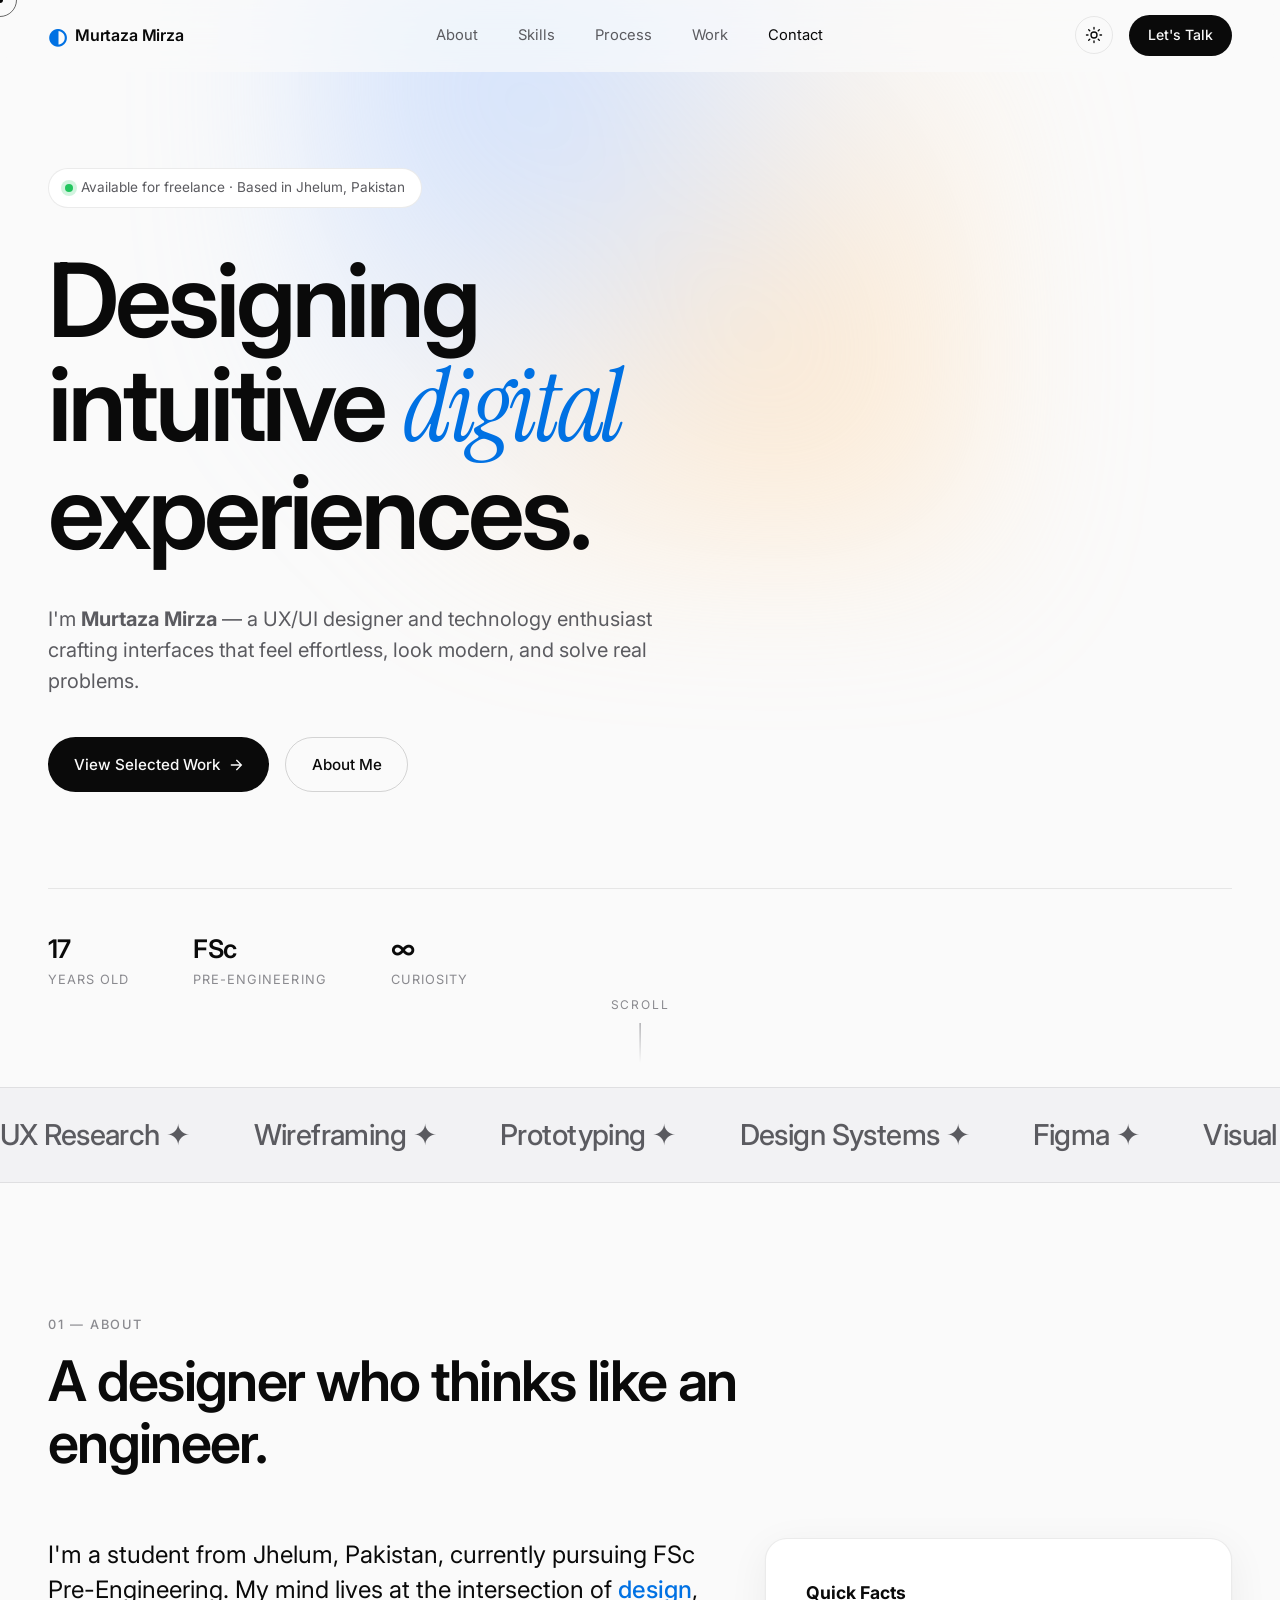
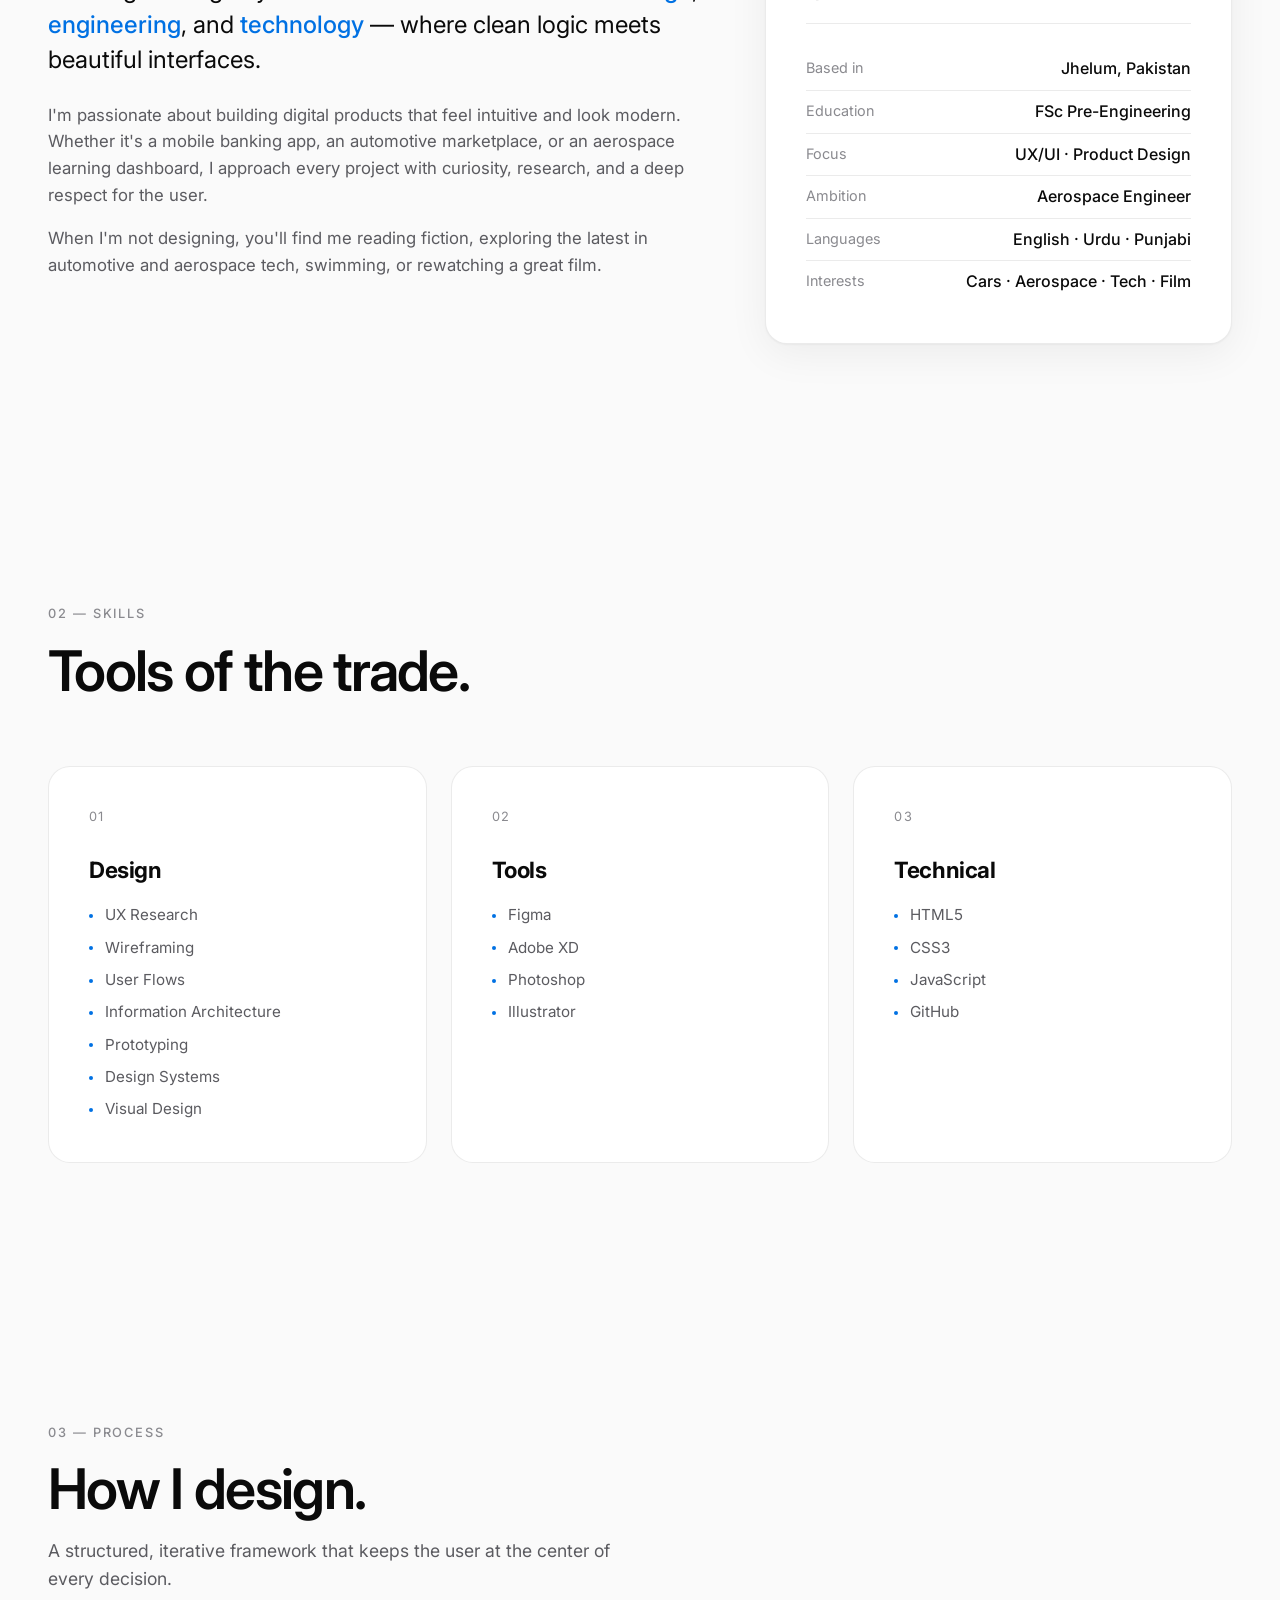
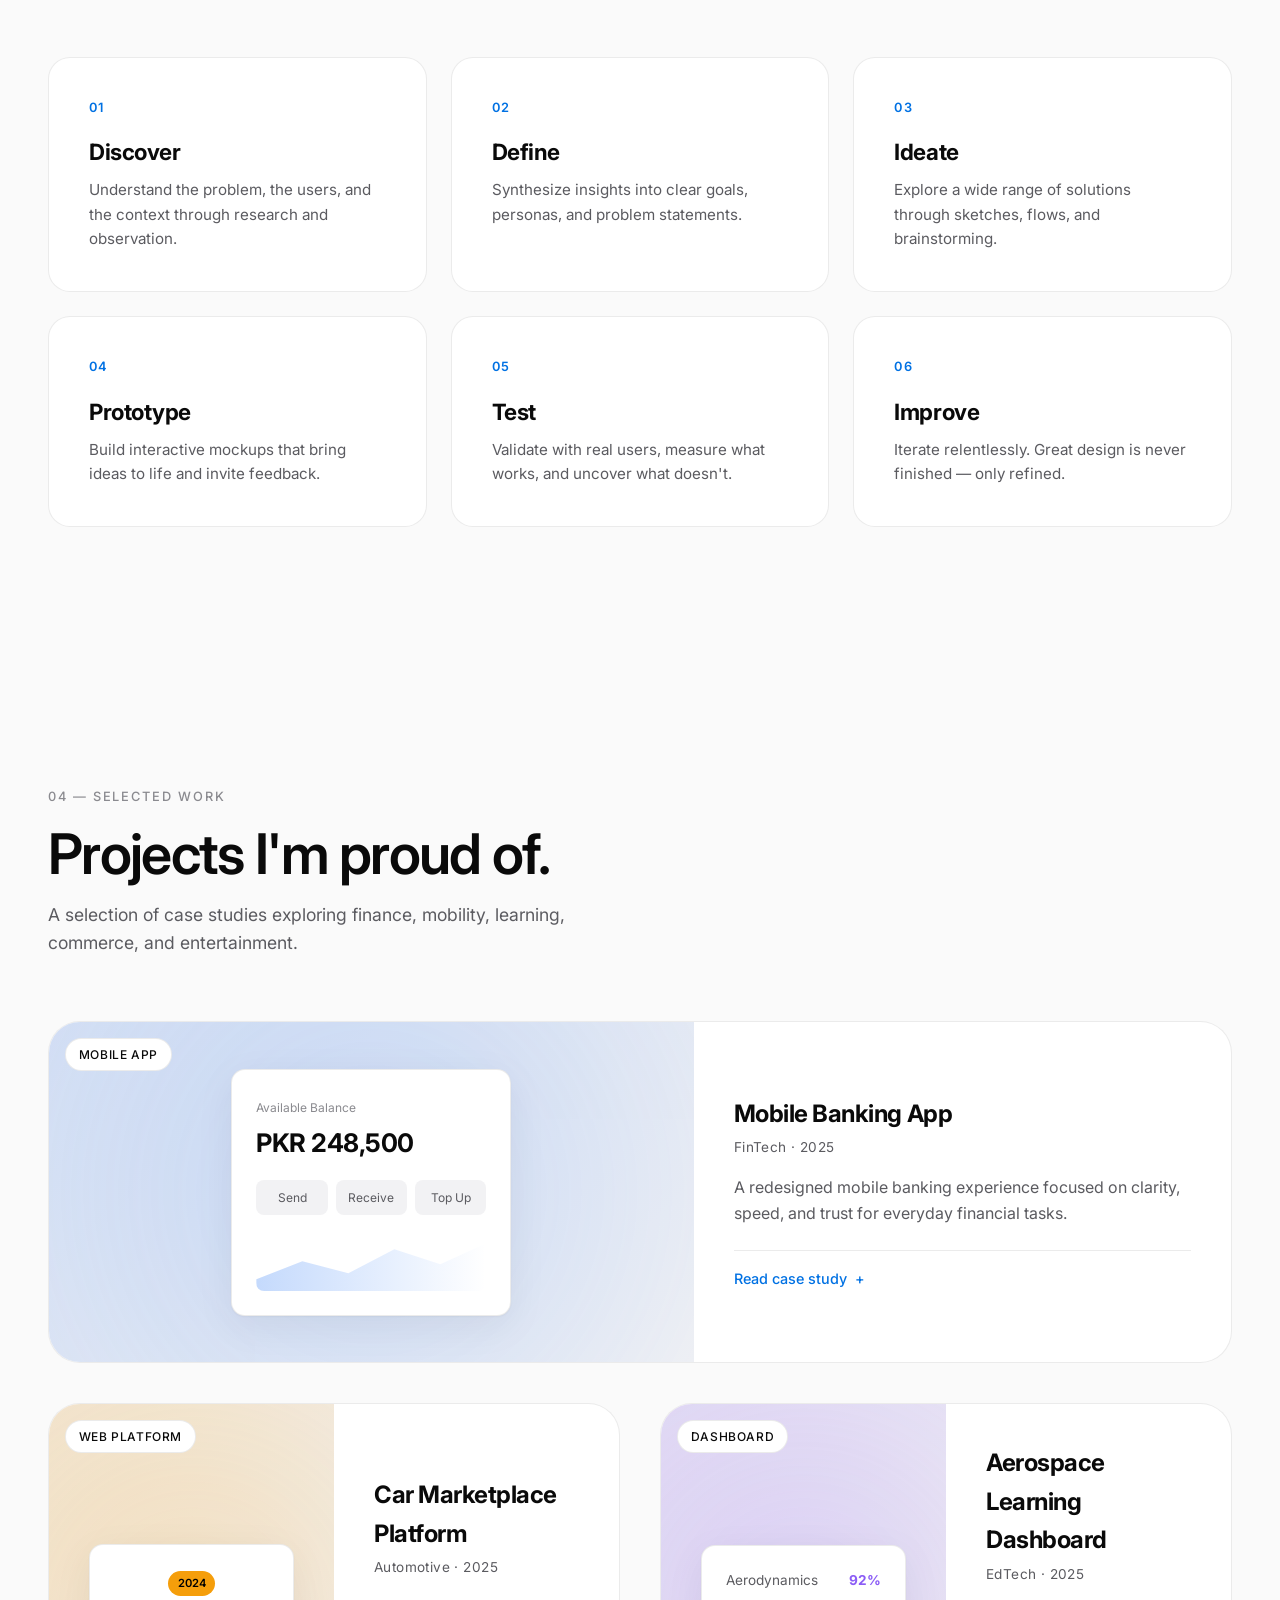
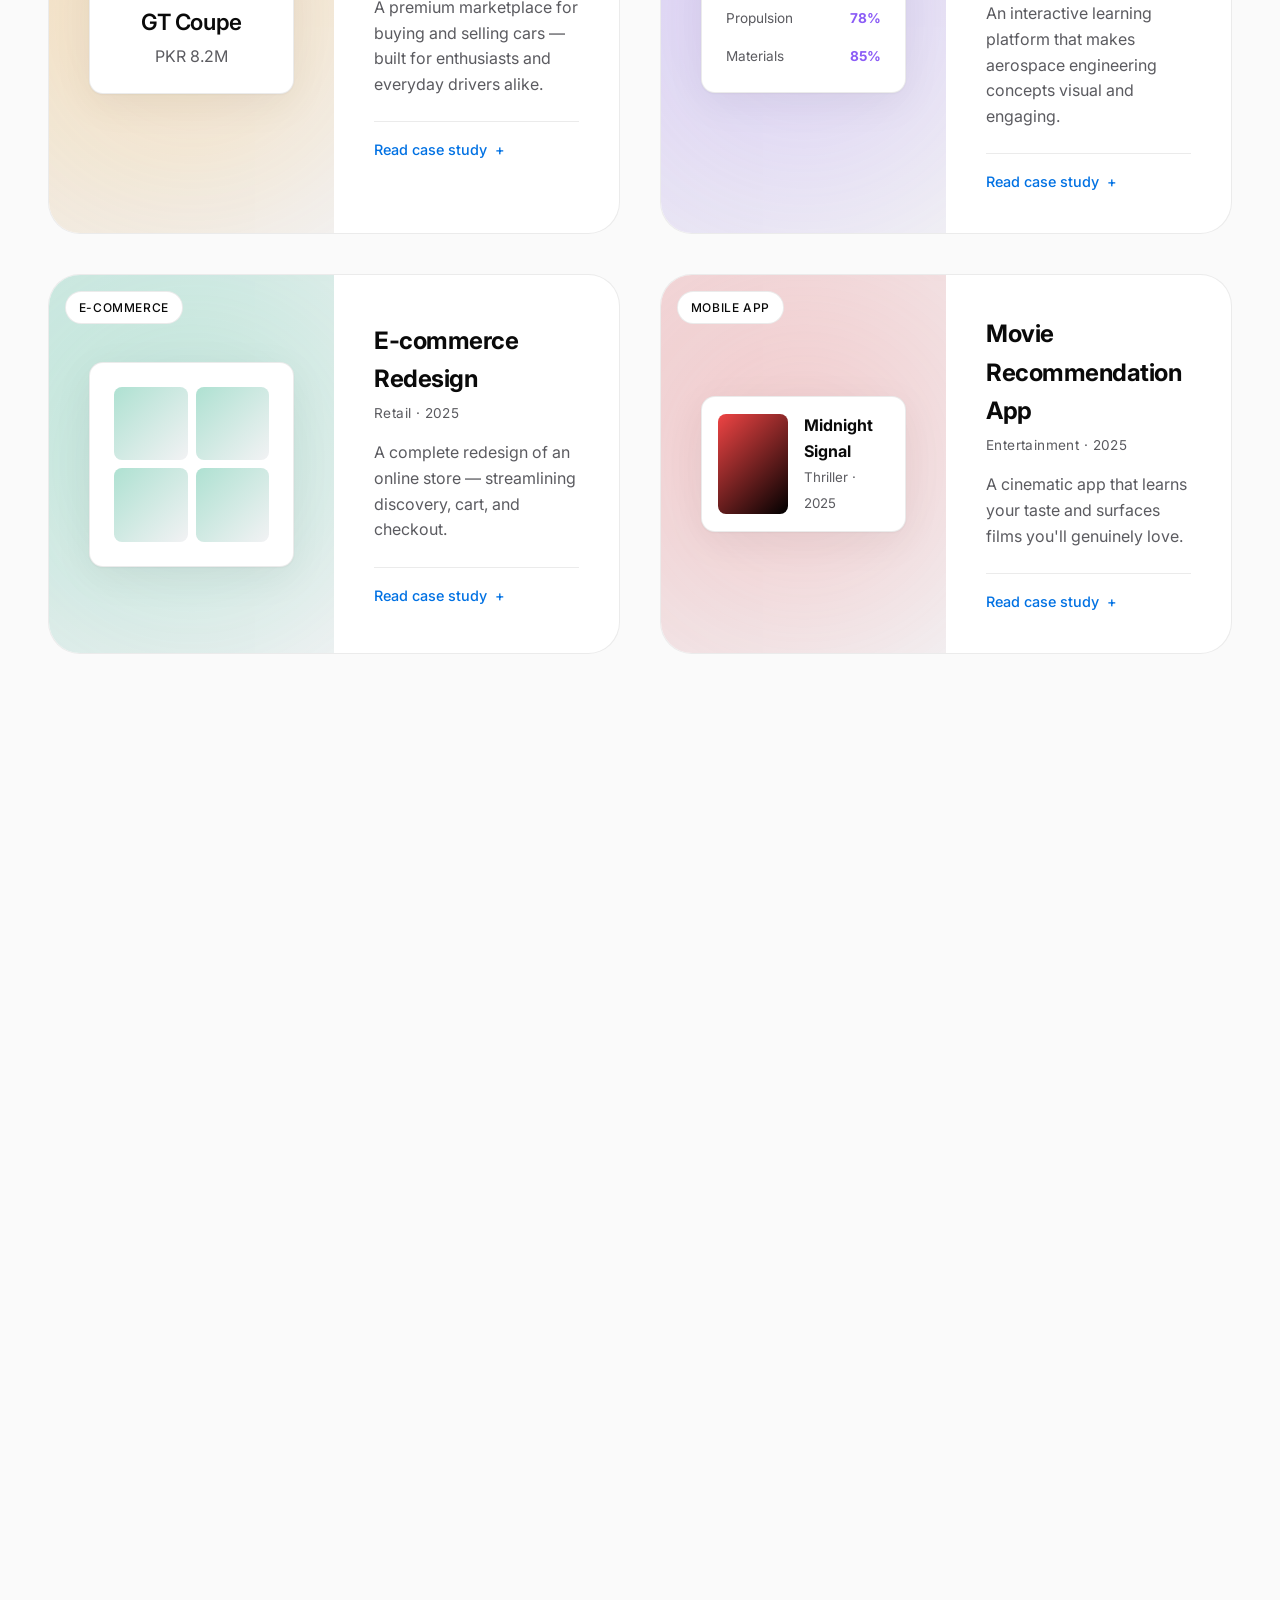
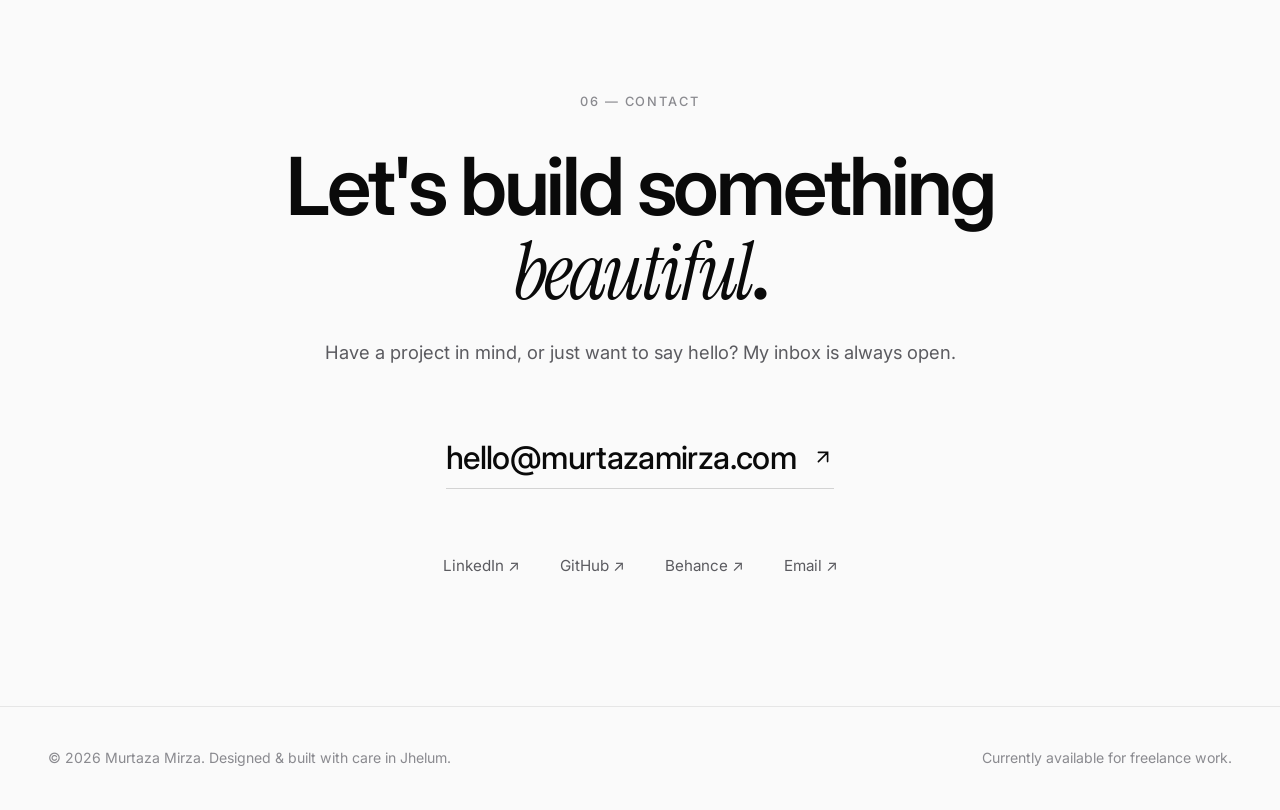
<file: index.html>
<!DOCTYPE html>
<html lang="en" data-theme="dark">
<head>
  <!-- ============ META ============ -->
  <meta charset="UTF-8" />
  <meta http-equiv="X-UA-Compatible" content="IE=edge" />
  <meta name="viewport" content="width=device-width, initial-scale=1.0" />
  <meta name="theme-color" content="#0a0a0a" />

  <!-- ============ SEO ============ -->
  <title>Murtaza Mirza — UX/UI Designer & Technology Enthusiast</title>
  <meta name="description" content="Portfolio of Murtaza Mirza, a 17-year-old UX/UI designer from Jhelum, Pakistan. Crafting intuitive digital experiences at the intersection of design, engineering, and technology." />
  <meta name="keywords" content="Murtaza Mirza, UX Designer, UI Designer, Product Designer, Figma, Portfolio, Pakistan, Aerospace, Automotive Design" />
  <meta name="author" content="Murtaza Mirza" />
  <link rel="canonical" href="https://murtazamirza.com/" />

  <!-- Open Graph -->
  <meta property="og:type" content="website" />
  <meta property="og:title" content="Murtaza Mirza — UX/UI Designer" />
  <meta property="og:description" content="Designing intuitive digital experiences that combine creativity, usability, and modern design principles." />
  <meta property="og:image" content="assets/og-image.jpg" />
  <meta property="og:url" content="https://murtazamirza.com/" />

  <!-- Twitter -->
  <meta name="twitter:card" content="summary_large_image" />
  <meta name="twitter:title" content="Murtaza Mirza — UX/UI Designer" />
  <meta name="twitter:description" content="Designing intuitive digital experiences." />

  <!-- Preconnect for performance -->
  <link rel="preconnect" href="https://fonts.googleapis.com" />
  <link rel="preconnect" href="https://fonts.gstatic.com" crossorigin />
  <link href="https://fonts.googleapis.com/css2?family=Inter:wght@300;400;500;600;700&family=Instrument+Serif:ital@0;1&display=swap" rel="stylesheet" />

  <!-- Favicon -->
  <link rel="icon" type="image/svg+xml" href="data:image/svg+xml,%3Csvg xmlns='http://www.w3.org/2000/svg' viewBox='0 0 100 100'%3E%3Ctext y='.9em' font-size='90'%3E◐%3C/text%3E%3C/svg%3E" />

  <!-- Stylesheet -->
  <link rel="stylesheet" href="style.css" />
</head>

<body>
  <!-- ============ CURSOR (desktop only) ============ -->
  <div class="cursor" aria-hidden="true"></div>
  <div class="cursor-follower" aria-hidden="true"></div>

  <!-- ============ NAVIGATION ============ -->
  <header class="nav" id="nav">
    <div class="nav__inner">
      <a href="#top" class="nav__logo" aria-label="Home">
        <span class="nav__logo-mark">◐</span>
        <span class="nav__logo-text">Murtaza Mirza</span>
      </a>

      <nav class="nav__menu" aria-label="Primary">
        <a href="#about">About</a>
        <a href="#skills">Skills</a>
        <a href="#process">Process</a>
        <a href="#work">Work</a>
        <a href="#contact">Contact</a>
      </nav>

      <div class="nav__actions">
        <button class="theme-toggle" id="themeToggle" aria-label="Toggle theme">
          <svg class="icon-sun" width="18" height="18" viewBox="0 0 24 24" fill="none" stroke="currentColor" stroke-width="1.8" stroke-linecap="round" stroke-linejoin="round"><circle cx="12" cy="12" r="4"/><path d="M12 2v2M12 20v2M4.93 4.93l1.41 1.41M17.66 17.66l1.41 1.41M2 12h2M20 12h2M4.93 19.07l1.41-1.41M17.66 6.34l1.41-1.41"/></svg>
          <svg class="icon-moon" width="18" height="18" viewBox="0 0 24 24" fill="none" stroke="currentColor" stroke-width="1.8" stroke-linecap="round" stroke-linejoin="round"><path d="M21 12.79A9 9 0 1 1 11.21 3 7 7 0 0 0 21 12.79z"/></svg>
        </button>
        <a href="#contact" class="btn btn--primary btn--sm nav__cta">Let's Talk</a>
      </div>

      <button class="nav__burger" id="navBurger" aria-label="Open menu" aria-expanded="false">
        <span></span><span></span><span></span>
      </button>
    </div>
  </header>

  <!-- Mobile menu -->
  <div class="mobile-menu" id="mobileMenu" aria-hidden="true">
    <nav>
      <a href="#about">About</a>
      <a href="#skills">Skills</a>
      <a href="#process">Process</a>
      <a href="#work">Work</a>
      <a href="#contact">Contact</a>
    </nav>
  </div>

  <main id="top">

    <!-- ============ HERO ============ -->
    <section class="hero" aria-labelledby="hero-title">
      <div class="hero__orb" aria-hidden="true"></div>

      <div class="container hero__inner">
        <p class="hero__eyebrow reveal">
          <span class="dot"></span>
          Available for freelance · Based in Jhelum, Pakistan
        </p>

        <h1 class="hero__title" id="hero-title">
          <span class="reveal">Designing</span>
          <span class="reveal">intuitive <em class="serif">digital</em></span>
          <span class="reveal">experiences.</span>
        </h1>

        <p class="hero__sub reveal">
          I'm <strong>Murtaza Mirza</strong> — a UX/UI designer and technology enthusiast crafting interfaces that feel effortless, look modern, and solve real problems.
        </p>

        <div class="hero__actions reveal">
          <a href="#work" class="btn btn--primary">View Selected Work
            <svg width="16" height="16" viewBox="0 0 24 24" fill="none" stroke="currentColor" stroke-width="2" stroke-linecap="round"><path d="M5 12h14M13 5l7 7-7 7"/></svg>
          </a>
          <a href="#about" class="btn btn--ghost">About Me</a>
        </div>

        <div class="hero__meta reveal">
          <div><span>17</span><small>Years Old</small></div>
          <div><span>FSc</span><small>Pre-Engineering</small></div>
          <div><span>∞</span><small>Curiosity</small></div>
        </div>
      </div>

      <div class="hero__scroll" aria-hidden="true">
        <span>Scroll</span>
        <div class="hero__scroll-line"></div>
      </div>
    </section>

    <!-- ============ MARQUEE ============ -->
    <section class="marquee" aria-hidden="true">
      <div class="marquee__track">
        <span>UX Research ✦</span><span>Wireframing ✦</span><span>Prototyping ✦</span>
        <span>Design Systems ✦</span><span>Figma ✦</span><span>Visual Design ✦</span>
        <span>Information Architecture ✦</span><span>User Flows ✦</span>
        <span>UX Research ✦</span><span>Wireframing ✦</span><span>Prototyping ✦</span>
        <span>Design Systems ✦</span><span>Figma ✦</span><span>Visual Design ✦</span>
      </div>
    </section>

    <!-- ============ ABOUT ============ -->
    <section class="section about" id="about" aria-labelledby="about-title">
      <div class="container">
        <div class="section__head reveal">
          <span class="section__tag">01 — About</span>
          <h2 class="section__title" id="about-title">A designer who thinks like an engineer.</h2>
        </div>

        <div class="about__grid">
          <div class="about__text reveal">
            <p class="lead">
              I'm a student from Jhelum, Pakistan, currently pursuing FSc Pre-Engineering. My mind lives at the intersection of <em>design</em>, <em>engineering</em>, and <em>technology</em> — where clean logic meets beautiful interfaces.
            </p>
            <p>
              I'm passionate about building digital products that feel intuitive and look modern. Whether it's a mobile banking app, an automotive marketplace, or an aerospace learning dashboard, I approach every project with curiosity, research, and a deep respect for the user.
            </p>
            <p>
              When I'm not designing, you'll find me reading fiction, exploring the latest in automotive and aerospace tech, swimming, or rewatching a great film.
            </p>
          </div>

          <aside class="about__aside reveal">
            <div class="info-card">
              <h3>Quick Facts</h3>
              <dl>
                <div><dt>Based in</dt><dd>Jhelum, Pakistan</dd></div>
                <div><dt>Education</dt><dd>FSc Pre-Engineering</dd></div>
                <div><dt>Focus</dt><dd>UX/UI · Product Design</dd></div>
                <div><dt>Ambition</dt><dd>Aerospace Engineer</dd></div>
                <div><dt>Languages</dt><dd>English · Urdu · Punjabi</dd></div>
                <div><dt>Interests</dt><dd>Cars · Aerospace · Tech · Film</dd></div>
              </dl>
            </div>
          </aside>
        </div>
      </div>
    </section>

    <!-- ============ SKILLS ============ -->
    <section class="section skills" id="skills" aria-labelledby="skills-title">
      <div class="container">
        <div class="section__head reveal">
          <span class="section__tag">02 — Skills</span>
          <h2 class="section__title" id="skills-title">Tools of the trade.</h2>
        </div>

        <div class="skills__grid">
          <article class="skill-card reveal">
            <div class="skill-card__num">01</div>
            <h3>Design</h3>
            <ul>
              <li>UX Research</li>
              <li>Wireframing</li>
              <li>User Flows</li>
              <li>Information Architecture</li>
              <li>Prototyping</li>
              <li>Design Systems</li>
              <li>Visual Design</li>
            </ul>
          </article>

          <article class="skill-card reveal">
            <div class="skill-card__num">02</div>
            <h3>Tools</h3>
            <ul>
              <li>Figma</li>
              <li>Adobe XD</li>
              <li>Photoshop</li>
              <li>Illustrator</li>
            </ul>
          </article>

          <article class="skill-card reveal">
            <div class="skill-card__num">03</div>
            <h3>Technical</h3>
            <ul>
              <li>HTML5</li>
              <li>CSS3</li>
              <li>JavaScript</li>
              <li>GitHub</li>
            </ul>
          </article>
        </div>
      </div>
    </section>

    <!-- ============ PROCESS ============ -->
    <section class="section process" id="process" aria-labelledby="process-title">
      <div class="container">
        <div class="section__head reveal">
          <span class="section__tag">03 — Process</span>
          <h2 class="section__title" id="process-title">How I design.</h2>
          <p class="section__sub">A structured, iterative framework that keeps the user at the center of every decision.</p>
        </div>

        <ol class="process__list">
          <li class="process__step reveal">
            <span class="process__num">01</span>
            <div>
              <h3>Discover</h3>
              <p>Understand the problem, the users, and the context through research and observation.</p>
            </div>
          </li>
          <li class="process__step reveal">
            <span class="process__num">02</span>
            <div>
              <h3>Define</h3>
              <p>Synthesize insights into clear goals, personas, and problem statements.</p>
            </div>
          </li>
          <li class="process__step reveal">
            <span class="process__num">03</span>
            <div>
              <h3>Ideate</h3>
              <p>Explore a wide range of solutions through sketches, flows, and brainstorming.</p>
            </div>
          </li>
          <li class="process__step reveal">
            <span class="process__num">04</span>
            <div>
              <h3>Prototype</h3>
              <p>Build interactive mockups that bring ideas to life and invite feedback.</p>
            </div>
          </li>
          <li class="process__step reveal">
            <span class="process__num">05</span>
            <div>
              <h3>Test</h3>
              <p>Validate with real users, measure what works, and uncover what doesn't.</p>
            </div>
          </li>
          <li class="process__step reveal">
            <span class="process__num">06</span>
            <div>
              <h3>Improve</h3>
              <p>Iterate relentlessly. Great design is never finished — only refined.</p>
            </div>
          </li>
        </ol>
      </div>
    </section>

    <!-- ============ WORK ============ -->
    <section class="section work" id="work" aria-labelledby="work-title">
      <div class="container">
        <div class="section__head reveal">
          <span class="section__tag">04 — Selected Work</span>
          <h2 class="section__title" id="work-title">Projects I'm proud of.</h2>
          <p class="section__sub">A selection of case studies exploring finance, mobility, learning, commerce, and entertainment.</p>
        </div>

        <div class="work__grid">

          <!-- Project 1 -->
          <article class="project reveal" data-accent="#3b82f6">
            <div class="project__visual" style="--accent:#3b82f6">
              <span class="project__tag">Mobile App</span>
              <div class="project__mock">
                <div class="mock-card">
                  <div class="mock-card__top">
                    <small>Available Balance</small>
                    <strong>PKR 248,500</strong>
                  </div>
                  <div class="mock-card__actions">
                    <span>Send</span><span>Receive</span><span>Top Up</span>
                  </div>
                  <div class="mock-card__chart"></div>
                </div>
              </div>
            </div>
            <div class="project__body">
              <h3>Mobile Banking App</h3>
              <p class="project__meta">FinTech · 2025</p>
              <p>A redesigned mobile banking experience focused on clarity, speed, and trust for everyday financial tasks.</p>
              <details class="project__case">
                <summary>Read case study</summary>
                <div>
                  <h4>Problem</h4><p>Existing banking apps felt cluttered and intimidating for new users managing money digitally.</p>
                  <h4>Research</h4><p>Interviewed 12 users, mapped pain points around transfers, bill payments, and security cues.</p>
                  <h4>Wireframes</h4><p>Explored 30+ low-fidelity screens, converging on a single-dashboard paradigm.</p>
                  <h4>UI Design</h4><p>Built a clean design system with accessible contrast, motion, and a calm color palette.</p>
                  <h4>Results</h4><p>Tested with 8 users — task completion improved by 42%, and perceived trust scores rose significantly.</p>
                </div>
              </details>
            </div>
          </article>

          <!-- Project 2 -->
          <article class="project reveal" data-accent="#f59e0b">
            <div class="project__visual" style="--accent:#f59e0b">
              <span class="project__tag">Web Platform</span>
              <div class="project__mock">
                <div class="mock-car">
                  <div class="mock-car__badge">2024</div>
                  <div class="mock-car__name">GT Coupe</div>
                  <div class="mock-car__price">PKR 8.2M</div>
                </div>
              </div>
            </div>
            <div class="project__body">
              <h3>Car Marketplace Platform</h3>
              <p class="project__meta">Automotive · 2025</p>
              <p>A premium marketplace for buying and selling cars — built for enthusiasts and everyday drivers alike.</p>
              <details class="project__case">
                <summary>Read case study</summary>
                <div>
                  <h4>Problem</h4><p>Car listings were overwhelming, with poor filters and inconsistent imagery.</p>
                  <h4>Research</h4><p>Studied 5 competitor platforms and interviewed 10 buyers and sellers.</p>
                  <h4>Wireframes</h4><p>Designed a gallery-first listing flow with smart comparison tools.</p>
                  <h4>UI Design</h4><p>Crafted a dark-mode-first interface inspired by automotive showrooms.</p>
                  <h4>Results</h4><p>Users spent 3× longer browsing and reported higher confidence in purchase decisions.</p>
                </div>
              </details>
            </div>
          </article>

          <!-- Project 3 -->
          <article class="project reveal" data-accent="#8b5cf6">
            <div class="project__visual" style="--accent:#8b5cf6">
              <span class="project__tag">Dashboard</span>
              <div class="project__mock">
                <div class="mock-dash">
                  <div class="mock-dash__row"><span>Aerodynamics</span><b>92%</b></div>
                  <div class="mock-dash__row"><span>Propulsion</span><b>78%</b></div>
                  <div class="mock-dash__row"><span>Materials</span><b>85%</b></div>
                </div>
              </div>
            </div>
            <div class="project__body">
              <h3>Aerospace Learning Dashboard</h3>
              <p class="project__meta">EdTech · 2025</p>
              <p>An interactive learning platform that makes aerospace engineering concepts visual and engaging.</p>
              <details class="project__case">
                <summary>Read case study</summary>
                <div>
                  <h4>Problem</h4><p>Engineering students struggled with dense, text-heavy learning materials.</p>
                  <h4>Research</h4><p>Interviewed 15 engineering students and reviewed 4 learning platforms.</p>
                  <h4>Wireframes</h4><p>Mapped a modular dashboard with progress, lessons, and simulations.</p>
                  <h4>UI Design</h4><p>Designed a calm, focused interface with data-rich visualizations.</p>
                  <h4>Results</h4><p>Prototype testing showed 38% higher engagement and clearer concept retention.</p>
                </div>
              </details>
            </div>
          </article>

          <!-- Project 4 -->
          <article class="project reveal" data-accent="#10b981">
            <div class="project__visual" style="--accent:#10b981">
              <span class="project__tag">E-commerce</span>
              <div class="project__mock">
                <div class="mock-shop">
                  <div class="mock-shop__grid">
                    <span></span><span></span><span></span><span></span>
                  </div>
                </div>
              </div>
            </div>
            <div class="project__body">
              <h3>E-commerce Redesign</h3>
              <p class="project__meta">Retail · 2025</p>
              <p>A complete redesign of an online store — streamlining discovery, cart, and checkout.</p>
              <details class="project__case">
                <summary>Read case study</summary>
                <div>
                  <h4>Problem</h4><p>High cart abandonment and confusing product discovery.</p>
                  <h4>Research</h4><p>Analyzed heatmaps, surveyed 60 customers, and ran usability tests.</p>
                  <h4>Wireframes</h4><p>Redesigned the product grid, filters, and a 3-step checkout.</p>
                  <h4>UI Design</h4><p>Applied a minimal, image-forward design with micro-interactions.</p>
                  <h4>Results</h4><p>Checkout completion improved by 27% in prototype testing.</p>
                </div>
              </details>
            </div>
          </article>

          <!-- Project 5 -->
          <article class="project reveal" data-accent="#ef4444">
            <div class="project__visual" style="--accent:#ef4444">
              <span class="project__tag">Mobile App</span>
              <div class="project__mock">
                <div class="mock-film">
                  <div class="mock-film__poster"></div>
                  <div class="mock-film__info">
                    <strong>Midnight Signal</strong>
                    <small>Thriller · 2025</small>
                  </div>
                </div>
              </div>
            </div>
            <div class="project__body">
              <h3>Movie Recommendation App</h3>
              <p class="project__meta">Entertainment · 2025</p>
              <p>A cinematic app that learns your taste and surfaces films you'll genuinely love.</p>
              <details class="project__case">
                <summary>Read case study</summary>
                <div>
                  <h4>Problem</h4><p>Users felt overwhelmed by endless content and poor recommendations.</p>
                  <h4>Research</h4><p>Surveyed 40 movie fans about how they choose what to watch.</p>
                  <h4>Wireframes</h4><p>Designed a swipe-based discovery flow with mood and genre filters.</p>
                  <h4>UI Design</h4><p>Built a dark, poster-driven interface with smooth transitions.</p>
                  <h4>Results</h4><p>Users reported discovering 2× more films they actually enjoyed.</p>
                </div>
              </details>
            </div>
          </article>

        </div>
      </div>
    </section>

    <!-- ============ EDUCATION & GOALS ============ -->
    <section class="section journey" id="journey" aria-labelledby="journey-title">
      <div class="container">
        <div class="section__head reveal">
          <span class="section__tag">05 — Journey</span>
          <h2 class="section__title" id="journey-title">Education & future goals.</h2>
        </div>

        <div class="journey__grid">
          <div class="journey__card reveal">
            <span class="journey__icon">🎓</span>
            <h3>Education</h3>
            <p class="journey__role">FSc Pre-Engineering</p>
            <p>Strong academic performance with a focus on mathematics, physics, and problem-solving. Passionate about engineering and technology, actively building design skills alongside formal studies.</p>
          </div>

          <div class="journey__card reveal">
            <span class="journey__icon">🚀</span>
            <h3>Future Goals</h3>
            <ul>
              <li>Become a skilled UX/UI designer working on meaningful products.</li>
              <li>Combine engineering thinking with design principles.</li>
              <li>Build digital products that solve real-world problems.</li>
              <li>Pursue aerospace engineering and explore the skies.</li>
            </ul>
          </div>
        </div>
      </div>
    </section>

    <!-- ============ CONTACT ============ -->
    <section class="section contact" id="contact" aria-labelledby="contact-title">
      <div class="container">
        <div class="contact__inner reveal">
          <span class="section__tag">06 — Contact</span>
          <h2 class="contact__title" id="contact-title">Let's build something <em class="serif">beautiful</em>.</h2>
          <p class="contact__sub">Have a project in mind, or just want to say hello? My inbox is always open.</p>

          <a href="mailto:hello@murtazamirza.com" class="contact__email">hello@murtazamirza.com
            <svg width="22" height="22" viewBox="0 0 24 24" fill="none" stroke="currentColor" stroke-width="1.8" stroke-linecap="round"><path d="M7 17L17 7M7 7h10v10"/></svg>
          </a>

          <ul class="contact__socials">
            <li><a href="#" aria-label="LinkedIn">LinkedIn ↗</a></li>
            <li><a href="#" aria-label="GitHub">GitHub ↗</a></li>
            <li><a href="#" aria-label="Behance">Behance ↗</a></li>
            <li><a href="#" aria-label="Email">Email ↗</a></li>
          </ul>
        </div>
      </div>
    </section>

  </main>

  <!-- ============ FOOTER ============ -->
  <footer class="footer">
    <div class="container footer__inner">
      <p>© 2026 Murtaza Mirza. Designed & built with care in Jhelum.</p>
      <p class="footer__right">Currently available for freelance work.</p>
    </div>
  </footer>

  <script src="script.js" defer></script>
</body>
</html>
</file>
<file: style.css>
/* ==========================================================
   MURTAZA MIRZA — PORTFOLIO STYLES
   Apple-inspired, premium, responsive, dark/light ready.
   ========================================================== */

/* ---------- 1. DESIGN TOKENS ---------- */
:root {
  /* Typography */
  --font-sans: 'Inter', -apple-system, BlinkMacSystemFont, 'SF Pro Display',
    'Segoe UI', Roboto, sans-serif;
  --font-serif: 'Instrument Serif', 'Times New Roman', serif;

  /* Spacing scale */
  --s-1: 0.25rem;
  --s-2: 0.5rem;
  --s-3: 1rem;
  --s-4: 1.5rem;
  --s-5: 2.5rem;
  --s-6: 4rem;
  --s-7: 6rem;
  --s-8: 10rem;

  /* Motion */
  --ease: cubic-bezier(0.22, 1, 0.36, 1);
  --ease-out: cubic-bezier(0.16, 1, 0.3, 1);
  --dur-fast: 0.3s;
  --dur: 0.6s;
  --dur-slow: 1s;

  /* Radius */
  --r-sm: 8px;
  --r-md: 14px;
  --r-lg: 22px;
  --r-xl: 32px;

  /* Layout */
  --max: 1280px;
  --nav-h: 72px;
}

/* Light theme (default tokens) */
[data-theme="light"] {
  --bg: #fafafa;
  --bg-elev: #ffffff;
  --bg-soft: #f2f2f4;
  --text: #0a0a0a;
  --text-muted: #5b5b60;
  --text-subtle: #8a8a8f;
  --border: rgba(10, 10, 10, 0.08);
  --border-strong: rgba(10, 10, 10, 0.16);
  --accent: #0071e3;
  --accent-soft: rgba(0, 113, 227, 0.08);
  --shadow: 0 1px 2px rgba(0,0,0,0.04), 0 10px 40px rgba(0,0,0,0.06);
  --orb-1: #a7c7ff;
  --orb-2: #ffd6a5;
}

/* Dark theme */
[data-theme="dark"] {
  --bg: #0a0a0a;
  --bg-elev: #111113;
  --bg-soft: #161618;
  --text: #f5f5f7;
  --text-muted: #a1a1a6;
  --text-subtle: #6e6e73;
  --border: rgba(255, 255, 255, 0.08);
  --border-strong: rgba(255, 255, 255, 0.18);
  --accent: #5eaafd;
  --accent-soft: rgba(94, 170, 253, 0.12);
  --shadow: 0 1px 2px rgba(0,0,0,0.4), 0 10px 40px rgba(0,0,0,0.5);
  --orb-1: #2a4a8a;
  --orb-2: #6b3f1d;
}

/* ---------- 2. RESET & BASE ---------- */
*, *::before, *::after { box-sizing: border-box; margin: 0; padding: 0; }

html { scroll-behavior: smooth; -webkit-text-size-adjust: 100%; }

body {
  font-family: var(--font-sans);
  font-size: 16px;
  line-height: 1.6;
  color: var(--text);
  background: var(--bg);
  -webkit-font-smoothing: antialiased;
  -moz-osx-font-smoothing: grayscale;
  overflow-x: hidden;
  transition: background var(--dur) var(--ease), color var(--dur) var(--ease);
}

img, svg { display: block; max-width: 100%; }
a { color: inherit; text-decoration: none; }
button { font: inherit; background: none; border: 0; color: inherit; cursor: pointer; }
ul, ol { list-style: none; }

::selection { background: var(--accent); color: #fff; }

.container {
  width: 100%;
  max-width: var(--max);
  margin: 0 auto;
  padding: 0 clamp(1.25rem, 4vw, 3rem);
}

.serif { font-family: var(--font-serif); font-style: italic; font-weight: 400; }

/* ---------- 3. CUSTOM CURSOR ---------- */
.cursor, .cursor-follower {
  position: fixed;
  top: 0; left: 0;
  pointer-events: none;
  z-index: 9999;
  border-radius: 50%;
  transform: translate(-50%, -50%);
  transition: opacity 0.3s, transform 0.15s var(--ease);
  mix-blend-mode: difference;
}
.cursor { width: 6px; height: 6px; background: #fff; }
.cursor-follower {
  width: 34px; height: 34px;
  border: 1px solid rgba(255,255,255,0.6);
  transition: transform 0.25s var(--ease), width 0.3s, height 0.3s, opacity 0.3s;
}
.cursor-follower.hover { width: 60px; height: 60px; background: rgba(255,255,255,0.08); }

@media (hover: none) {
  .cursor, .cursor-follower { display: none; }
}

/* ---------- 4. NAVIGATION ---------- */
.nav {
  position: fixed;
  top: 0; left: 0; right: 0;
  height: var(--nav-h);
  z-index: 100;
  backdrop-filter: saturate(180%) blur(20px);
  -webkit-backdrop-filter: saturate(180%) blur(20px);
  background: color-mix(in srgb, var(--bg) 72%, transparent);
  border-bottom: 1px solid transparent;
  transition: border-color var(--dur-fast), background var(--dur);
}
.nav.scrolled { border-bottom-color: var(--border); }

.nav__inner {
  max-width: var(--max);
  margin: 0 auto;
  height: 100%;
  padding: 0 clamp(1.25rem, 4vw, 3rem);
  display: flex;
  align-items: center;
  justify-content: space-between;
  gap: var(--s-4);
}

.nav__logo {
  display: flex;
  align-items: center;
  gap: var(--s-2);
  font-weight: 600;
  letter-spacing: -0.01em;
}
.nav__logo-mark {
  font-size: 1.4rem;
  color: var(--accent);
  transition: transform var(--dur) var(--ease);
}
.nav__logo:hover .nav__logo-mark { transform: rotate(180deg); }

.nav__menu {
  display: flex;
  gap: var(--s-5);
}
.nav__menu a {
  font-size: 0.92rem;
  color: var(--text-muted);
  transition: color var(--dur-fast);
  position: relative;
}
.nav__menu a::after {
  content: '';
  position: absolute;
  left: 0; bottom: -6px;
  width: 0; height: 1px;
  background: var(--text);
  transition: width var(--dur) var(--ease);
}
.nav__menu a:hover { color: var(--text); }
.nav__menu a:hover::after { width: 100%; }

.nav__actions { display: flex; align-items: center; gap: var(--s-3); }

.theme-toggle {
  width: 38px; height: 38px;
  border-radius: 50%;
  display: grid; place-items: center;
  border: 1px solid var(--border);
  transition: background var(--dur-fast), border-color var(--dur-fast);
}
.theme-toggle:hover { background: var(--bg-soft); border-color: var(--border-strong); }
.theme-toggle .icon-moon { display: none; }
[data-theme="dark"] .theme-toggle .icon-sun { display: none; }
[data-theme="dark"] .theme-toggle .icon-moon { display: block; }

.nav__burger { display: none; }

/* Mobile menu */
.mobile-menu {
  position: fixed;
  inset: var(--nav-h) 0 0 0;
  background: var(--bg);
  z-index: 99;
  padding: var(--s-6) var(--s-4);
  transform: translateY(-100%);
  opacity: 0;
  pointer-events: none;
  transition: transform var(--dur) var(--ease), opacity var(--dur);
}
.mobile-menu.open { transform: translateY(0); opacity: 1; pointer-events: auto; }
.mobile-menu nav { display: flex; flex-direction: column; gap: var(--s-4); }
.mobile-menu a {
  font-size: 2rem;
  font-weight: 500;
  letter-spacing: -0.02em;
}

/* ---------- 5. BUTTONS ---------- */
.btn {
  display: inline-flex;
  align-items: center;
  gap: var(--s-2);
  padding: 0.9rem 1.6rem;
  border-radius: 999px;
  font-weight: 500;
  font-size: 0.95rem;
  transition: transform var(--dur-fast) var(--ease),
              background var(--dur-fast),
              color var(--dur-fast),
              box-shadow var(--dur-fast);
  white-space: nowrap;
}
.btn--sm { padding: 0.6rem 1.2rem; font-size: 0.88rem; }
.btn--primary {
  background: var(--text);
  color: var(--bg);
}
.btn--primary:hover {
  transform: translateY(-2px);
  box-shadow: 0 10px 30px rgba(0,0,0,0.15);
}
.btn--ghost {
  background: transparent;
  color: var(--text);
  border: 1px solid var(--border-strong);
}
.btn--ghost:hover { background: var(--bg-soft); }

/* ---------- 6. HERO ---------- */
.hero {
  position: relative;
  min-height: 100vh;
  padding: calc(var(--nav-h) + var(--s-7)) 0 var(--s-7);
  display: flex;
  align-items: center;
  overflow: hidden;
}

.hero__orb {
  position: absolute;
  top: 20%; left: 50%;
  width: 700px; height: 700px;
  transform: translate(-50%, -50%);
  background: radial-gradient(circle at 30% 30%, var(--orb-1), transparent 60%),
              radial-gradient(circle at 70% 70%, var(--orb-2), transparent 60%);
  filter: blur(80px);
  opacity: 0.5;
  animation: float 18s ease-in-out infinite;
  pointer-events: none;
  z-index: 0;
}
@keyframes float {
  0%, 100% { transform: translate(-50%, -50%) scale(1); }
  50% { transform: translate(-45%, -55%) scale(1.1); }
}

.hero__inner { position: relative; z-index: 1; }

.hero__eyebrow {
  display: inline-flex;
  align-items: center;
  gap: var(--s-2);
  font-size: 0.85rem;
  color: var(--text-muted);
  padding: 0.5rem 1rem;
  border: 1px solid var(--border);
  border-radius: 999px;
  background: var(--bg-elev);
  margin-bottom: var(--s-5);
}
.hero__eyebrow .dot {
  width: 8px; height: 8px;
  border-radius: 50%;
  background: #22c55e;
  box-shadow: 0 0 0 4px rgba(34, 197, 94, 0.2);
  animation: pulse 2s ease-in-out infinite;
}
@keyframes pulse {
  0%, 100% { box-shadow: 0 0 0 4px rgba(34, 197, 94, 0.2); }
  50% { box-shadow: 0 0 0 8px rgba(34, 197, 94, 0); }
}

.hero__title {
  font-size: clamp(2.8rem, 8vw, 6.5rem);
  font-weight: 600;
  line-height: 1.02;
  letter-spacing: -0.04em;
  margin-bottom: var(--s-5);
  max-width: 14ch;
}
.hero__title .serif { font-weight: 400; color: var(--accent); }
.hero__title span { display: block; }

.hero__sub {
  font-size: clamp(1.05rem, 1.6vw, 1.25rem);
  color: var(--text-muted);
  max-width: 52ch;
  margin-bottom: var(--s-5);
  line-height: 1.55;
}

.hero__actions {
  display: flex;
  gap: var(--s-3);
  flex-wrap: wrap;
  margin-bottom: var(--s-7);
}

.hero__meta {
  display: flex;
  gap: var(--s-6);
  flex-wrap: wrap;
  padding-top: var(--s-5);
  border-top: 1px solid var(--border);
}
.hero__meta div { display: flex; flex-direction: column; }
.hero__meta span {
  font-size: 1.6rem;
  font-weight: 600;
  letter-spacing: -0.02em;
}
.hero__meta small {
  font-size: 0.8rem;
  color: var(--text-subtle);
  text-transform: uppercase;
  letter-spacing: 0.08em;
}

.hero__scroll {
  position: absolute;
  bottom: var(--s-4);
  left: 50%;
  transform: translateX(-50%);
  display: flex;
  flex-direction: column;
  align-items: center;
  gap: var(--s-2);
  font-size: 0.75rem;
  color: var(--text-subtle);
  letter-spacing: 0.15em;
  text-transform: uppercase;
}
.hero__scroll-line {
  width: 1px; height: 40px;
  background: linear-gradient(to bottom, var(--text-subtle), transparent);
  animation: scrollLine 2s ease-in-out infinite;
}
@keyframes scrollLine {
  0% { transform: scaleY(0); transform-origin: top; }
  50% { transform: scaleY(1); transform-origin: top; }
  51% { transform-origin: bottom; }
  100% { transform: scaleY(0); transform-origin: bottom; }
}

/* ---------- 7. MARQUEE ---------- */
.marquee {
  border-block: 1px solid var(--border);
  padding: var(--s-4) 0;
  overflow: hidden;
  background: var(--bg-soft);
}
.marquee__track {
  display: flex;
  gap: var(--s-6);
  white-space: nowrap;
  animation: marquee 40s linear infinite;
  font-size: clamp(1.2rem, 2.5vw, 1.8rem);
  font-weight: 500;
  letter-spacing: -0.02em;
  color: var(--text-muted);
}
@keyframes marquee {
  to { transform: translateX(-50%); }
}

/* ---------- 8. SECTIONS ---------- */
.section {
  padding: clamp(4rem, 10vw, 8rem) 0;
  position: relative;
}

.section__head {
  margin-bottom: var(--s-6);
  max-width: 800px;
}
.section__tag {
  display: inline-block;
  font-size: 0.8rem;
  color: var(--text-subtle);
  letter-spacing: 0.15em;
  text-transform: uppercase;
  margin-bottom: var(--s-3);
  font-weight: 500;
}
.section__title {
  font-size: clamp(2rem, 5vw, 3.5rem);
  font-weight: 600;
  letter-spacing: -0.03em;
  line-height: 1.1;
  margin-bottom: var(--s-3);
}
.section__sub {
  font-size: 1.1rem;
  color: var(--text-muted);
  max-width: 55ch;
}

/* ---------- 9. ABOUT ---------- */
.about__grid {
  display: grid;
  grid-template-columns: 1.4fr 1fr;
  gap: var(--s-6);
  align-items: start;
}
.about__text p { margin-bottom: var(--s-3); color: var(--text-muted); font-size: 1.05rem; }
.about__text .lead {
  font-size: clamp(1.2rem, 2vw, 1.5rem);
  color: var(--text);
  line-height: 1.45;
  font-weight: 400;
  margin-bottom: var(--s-4);
}
.about__text em { color: var(--accent); font-style: normal; font-weight: 500; }

.info-card {
  background: var(--bg-elev);
  border: 1px solid var(--border);
  border-radius: var(--r-lg);
  padding: var(--s-5);
  box-shadow: var(--shadow);
}
.info-card h3 {
  font-size: 1.1rem;
  margin-bottom: var(--s-4);
  padding-bottom: var(--s-3);
  border-bottom: 1px solid var(--border);
}
.info-card dl > div {
  display: flex;
  justify-content: space-between;
  gap: var(--s-3);
  padding: var(--s-2) 0;
  border-bottom: 1px solid var(--border);
}
.info-card dl > div:last-child { border-bottom: 0; }
.info-card dt { color: var(--text-subtle); font-size: 0.9rem; }
.info-card dd { color: var(--text); font-weight: 500; text-align: right; }

/* ---------- 10. SKILLS ---------- */
.skills__grid {
  display: grid;
  grid-template-columns: repeat(3, 1fr);
  gap: var(--s-4);
}
.skill-card {
  background: var(--bg-elev);
  border: 1px solid var(--border);
  border-radius: var(--r-lg);
  padding: var(--s-5);
  transition: transform var(--dur) var(--ease), border-color var(--dur-fast);
  position: relative;
  overflow: hidden;
}
.skill-card::before {
  content: '';
  position: absolute;
  top: 0; left: 0; right: 0;
  height: 1px;
  background: linear-gradient(90deg, transparent, var(--accent), transparent);
  opacity: 0;
  transition: opacity var(--dur);
}
.skill-card:hover { transform: translateY(-4px); border-color: var(--border-strong); }
.skill-card:hover::before { opacity: 1; }

.skill-card__num {
  font-size: 0.8rem;
  color: var(--text-subtle);
  letter-spacing: 0.1em;
  margin-bottom: var(--s-4);
}
.skill-card h3 {
  font-size: 1.4rem;
  margin-bottom: var(--s-3);
  letter-spacing: -0.02em;
}
.skill-card ul { display: flex; flex-direction: column; gap: var(--s-2); }
.skill-card li {
  color: var(--text-muted);
  padding-left: var(--s-3);
  position: relative;
  font-size: 0.95rem;
}
.skill-card li::before {
  content: '';
  position: absolute;
  left: 0; top: 0.7em;
  width: 4px; height: 4px;
  border-radius: 50%;
  background: var(--accent);
}

/* ---------- 11. PROCESS ---------- */
.process__list {
  display: grid;
  grid-template-columns: repeat(3, 1fr);
  gap: var(--s-4);
  counter-reset: step;
}
.process__step {
  background: var(--bg-elev);
  border: 1px solid var(--border);
  border-radius: var(--r-lg);
  padding: var(--s-5);
  transition: transform var(--dur) var(--ease), background var(--dur-fast);
}
.process__step:hover { transform: translateY(-4px); background: var(--bg-soft); }
.process__num {
  display: block;
  font-size: 0.8rem;
  color: var(--accent);
  letter-spacing: 0.1em;
  margin-bottom: var(--s-3);
  font-weight: 600;
}
.process__step h3 {
  font-size: 1.4rem;
  margin-bottom: var(--s-2);
  letter-spacing: -0.02em;
}
.process__step p { color: var(--text-muted); font-size: 0.95rem; }

/* ---------- 12. WORK / PROJECTS ---------- */
.work__grid {
  display: grid;
  grid-template-columns: repeat(2, 1fr);
  gap: var(--s-5);
}
.work__grid .project:first-child { grid-column: span 2; }

.project {
  background: var(--bg-elev);
  border: 1px solid var(--border);
  border-radius: var(--r-xl);
  overflow: hidden;
  display: grid;
  grid-template-columns: 1fr 1fr;
  transition: transform var(--dur) var(--ease), border-color var(--dur-fast);
}
.project:hover { transform: translateY(-6px); border-color: var(--border-strong); }

.work__grid .project:first-child { grid-template-columns: 1.2fr 1fr; }

.project__visual {
  position: relative;
  min-height: 340px;
  background: linear-gradient(135deg, color-mix(in srgb, var(--accent, #3b82f6) 15%, var(--bg-soft)), var(--bg-soft));
  display: grid;
  place-items: center;
  padding: var(--s-5);
  overflow: hidden;
}
.project__visual::before {
  content: '';
  position: absolute;
  inset: -50%;
  background: radial-gradient(circle at center, var(--accent, #3b82f6), transparent 60%);
  opacity: 0.15;
  filter: blur(40px);
}
.project__tag {
  position: absolute;
  top: var(--s-3); left: var(--s-3);
  font-size: 0.75rem;
  padding: 0.35rem 0.8rem;
  background: var(--bg-elev);
  border: 1px solid var(--border);
  border-radius: 999px;
  letter-spacing: 0.05em;
  text-transform: uppercase;
  font-weight: 500;
  z-index: 2;
}

/* Mock visuals */
.project__mock { position: relative; z-index: 1; width: 100%; max-width: 280px; }

.mock-card {
  background: var(--bg-elev);
  border-radius: var(--r-md);
  padding: var(--s-4);
  box-shadow: var(--shadow);
  border: 1px solid var(--border);
}
.mock-card__top small { color: var(--text-subtle); font-size: 0.75rem; }
.mock-card__top strong { display: block; font-size: 1.6rem; margin-top: 0.25rem; letter-spacing: -0.02em; }
.mock-card__actions {
  display: flex;
  gap: var(--s-2);
  margin: var(--s-3) 0;
}
.mock-card__actions span {
  flex: 1;
  text-align: center;
  padding: 0.5rem;
  background: var(--bg-soft);
  border-radius: var(--r-sm);
  font-size: 0.75rem;
  color: var(--text-muted);
}
.mock-card__chart {
  height: 60px;
  background: linear-gradient(90deg, var(--accent, #3b82f6), transparent);
  border-radius: var(--r-sm);
  opacity: 0.3;
  clip-path: polygon(0 80%, 20% 50%, 40% 70%, 60% 30%, 80% 55%, 100% 20%, 100% 100%, 0 100%);
}

.mock-car {
  background: var(--bg-elev);
  border-radius: var(--r-md);
  padding: var(--s-4);
  box-shadow: var(--shadow);
  border: 1px solid var(--border);
  text-align: center;
}
.mock-car__badge {
  display: inline-block;
  font-size: 0.7rem;
  padding: 0.2rem 0.6rem;
  background: var(--accent, #f59e0b);
  color: #000;
  border-radius: 999px;
  margin-bottom: var(--s-2);
  font-weight: 600;
}
.mock-car__name { font-size: 1.4rem; font-weight: 600; letter-spacing: -0.02em; }
.mock-car__price { color: var(--text-muted); margin-top: var(--s-1); }

.mock-dash {
  background: var(--bg-elev);
  border-radius: var(--r-md);
  padding: var(--s-4);
  box-shadow: var(--shadow);
  border: 1px solid var(--border);
  display: flex;
  flex-direction: column;
  gap: var(--s-3);
}
.mock-dash__row {
  display: flex;
  justify-content: space-between;
  align-items: center;
  font-size: 0.85rem;
}
.mock-dash__row span { color: var(--text-muted); }
.mock-dash__row b { color: var(--accent, #8b5cf6); }

.mock-shop__grid {
  display: grid;
  grid-template-columns: 1fr 1fr;
  gap: var(--s-2);
  background: var(--bg-elev);
  padding: var(--s-4);
  border-radius: var(--r-md);
  border: 1px solid var(--border);
  box-shadow: var(--shadow);
}
.mock-shop__grid span {
  aspect-ratio: 1;
  background: var(--bg-soft);
  border-radius: var(--r-sm);
  position: relative;
  overflow: hidden;
}
.mock-shop__grid span::after {
  content: '';
  position: absolute;
  inset: 0;
  background: linear-gradient(135deg, var(--accent, #10b981), transparent);
  opacity: 0.3;
}

.mock-film {
  background: var(--bg-elev);
  border-radius: var(--r-md);
  padding: var(--s-3);
  box-shadow: var(--shadow);
  border: 1px solid var(--border);
  display: flex;
  gap: var(--s-3);
  align-items: center;
}
.mock-film__poster {
  width: 70px; height: 100px;
  border-radius: var(--r-sm);
  background: linear-gradient(135deg, var(--accent, #ef4444), #000);
  flex-shrink: 0;
}
.mock-film__info strong { display: block; font-size: 1rem; }
.mock-film__info small { color: var(--text-muted); }

.project__body { padding: var(--s-5); display: flex; flex-direction: column; justify-content: center; }
.project__body h3 {
  font-size: 1.5rem;
  letter-spacing: -0.02em;
  margin-bottom: var(--s-1);
}
.project__meta {
  font-size: 0.85rem;
  color: var(--text-subtle);
  margin-bottom: var(--s-3);
  letter-spacing: 0.03em;
}
.project__body > p { color: var(--text-muted); margin-bottom: var(--s-3); }

.project__case {
  margin-top: var(--s-2);
  border-top: 1px solid var(--border);
  padding-top: var(--s-3);
}
.project__case summary {
  cursor: pointer;
  font-size: 0.9rem;
  font-weight: 500;
  color: var(--accent);
  list-style: none;
  display: flex;
  align-items: center;
  gap: var(--s-2);
}
.project__case summary::after {
  content: '+';
  transition: transform var(--dur-fast);
}
.project__case[open] summary::after { transform: rotate(45deg); }
.project__case > div { padding-top: var(--s-3); }
.project__case h4 {
  font-size: 0.8rem;
  color: var(--text-subtle);
  text-transform: uppercase;
  letter-spacing: 0.1em;
  margin: var(--s-3) 0 var(--s-1);
}
.project__case p { color: var(--text-muted); font-size: 0.92rem; }

/* ---------- 13. JOURNEY ---------- */
.journey__grid {
  display: grid;
  grid-template-columns: 1fr 1fr;
  gap: var(--s-4);
}
.journey__card {
  background: var(--bg-elev);
  border: 1px solid var(--border);
  border-radius: var(--r-lg);
  padding: var(--s-5);
}
.journey__icon { font-size: 2rem; display: block; margin-bottom: var(--s-3); }
.journey__card h3 { font-size: 1.5rem; margin-bottom: var(--s-2); letter-spacing: -0.02em; }
.journey__role { color: var(--accent); font-weight: 500; margin-bottom: var(--s-3); }
.journey__card p { color: var(--text-muted); margin-bottom: var(--s-3); }
.journey__card ul { display: flex; flex-direction: column; gap: var(--s-2); }
.journey__card li {
  color: var(--text-muted);
  padding-left: var(--s-4);
  position: relative;
}
.journey__card li::before {
  content: '→';
  position: absolute;
  left: 0;
  color: var(--accent);
}

/* ---------- 14. CONTACT ---------- */
.contact { text-align: center; }
.contact__inner {
  max-width: 800px;
  margin: 0 auto;
}
.contact__title {
  font-size: clamp(2.5rem, 7vw, 5rem);
  font-weight: 600;
  letter-spacing: -0.04em;
  line-height: 1.05;
  margin: var(--s-3) 0 var(--s-4);
}
.contact__sub {
  font-size: 1.15rem;
  color: var(--text-muted);
  margin-bottom: var(--s-6);
}
.contact__email {
  display: inline-flex;
  align-items: center;
  gap: var(--s-3);
  font-size: clamp(1.3rem, 3vw, 2rem);
  font-weight: 500;
  letter-spacing: -0.02em;
  padding-bottom: 0.3rem;
  border-bottom: 1px solid var(--border-strong);
  transition: border-color var(--dur-fast), color var(--dur-fast);
  margin-bottom: var(--s-6);
}
.contact__email:hover { color: var(--accent); border-color: var(--accent); }
.contact__email svg { transition: transform var(--dur-fast); }
.contact__email:hover svg { transform: translate(4px, -4px); }

.contact__socials {
  display: flex;
  justify-content: center;
  gap: var(--s-5);
  flex-wrap: wrap;
}
.contact__socials a {
  color: var(--text-muted);
  font-size: 0.95rem;
  transition: color var(--dur-fast);
}
.contact__socials a:hover { color: var(--text); }

/* ---------- 15. FOOTER ---------- */
.footer {
  border-top: 1px solid var(--border);
  padding: var(--s-5) 0;
  font-size: 0.88rem;
  color: var(--text-subtle);
}
.footer__inner {
  display: flex;
  justify-content: space-between;
  align-items: center;
  flex-wrap: wrap;
  gap: var(--s-3);
}

/* ---------- 16. REVEAL ANIMATIONS ---------- */
.reveal {
  opacity: 0;
  transform: translateY(24px);
  transition: opacity var(--dur-slow) var(--ease-out),
              transform var(--dur-slow) var(--ease-out);
}
.reveal.in { opacity: 1; transform: translateY(0); }

/* Stagger children */
.hero__title span:nth-child(1) { transition-delay: 0.1s; }
.hero__title span:nth-child(2) { transition-delay: 0.25s; }
.hero__title span:nth-child(3) { transition-delay: 0.4s; }

/* ---------- 17. RESPONSIVE ---------- */
@media (max-width: 960px) {
  .nav__menu, .nav__cta { display: none; }
  .nav__burger {
    display: flex;
    flex-direction: column;
    gap: 5px;
    width: 38px; height: 38px;
    align-items: center;
    justify-content: center;
    border: 1px solid var(--border);
    border-radius: 50%;
  }
  .nav__burger span {
    width: 16px; height: 1.5px;
    background: var(--text);
    transition: transform var(--dur-fast), opacity var(--dur-fast);
  }
  .nav__burger.open span:nth-child(1) { transform: translateY(6.5px) rotate(45deg); }
  .nav__burger.open span:nth-child(2) { opacity: 0; }
  .nav__burger.open span:nth-child(3) { transform: translateY(-6.5px) rotate(-45deg); }

  .about__grid,
  .skills__grid,
  .process__list,
  .journey__grid { grid-template-columns: 1fr; }

  .work__grid { grid-template-columns: 1fr; }
  .work__grid .project:first-child { grid-column: span 1; }
  .project, .work__grid .project:first-child { grid-template-columns: 1fr; }
  .project__visual { min-height: 260px; }
}

@media (max-width: 540px) {
  :root { --nav-h: 64px; }
  .hero { padding-top: calc(var(--nav-h) + var(--s-5)); }
  .hero__meta { gap: var(--s-4); }
  .hero__meta span { font-size: 1.3rem; }
  .footer__inner { justify-content: center; text-align: center; }
}

/* ---------- 18. REDUCED MOTION ---------- */
@media (prefers-reduced-motion: reduce) {
  *, *::before, *::after {
    animation-duration: 0.01ms !important;
    transition-duration: 0.01ms !important;
  }
  .reveal { opacity: 1; transform: none; }
}
</file>
